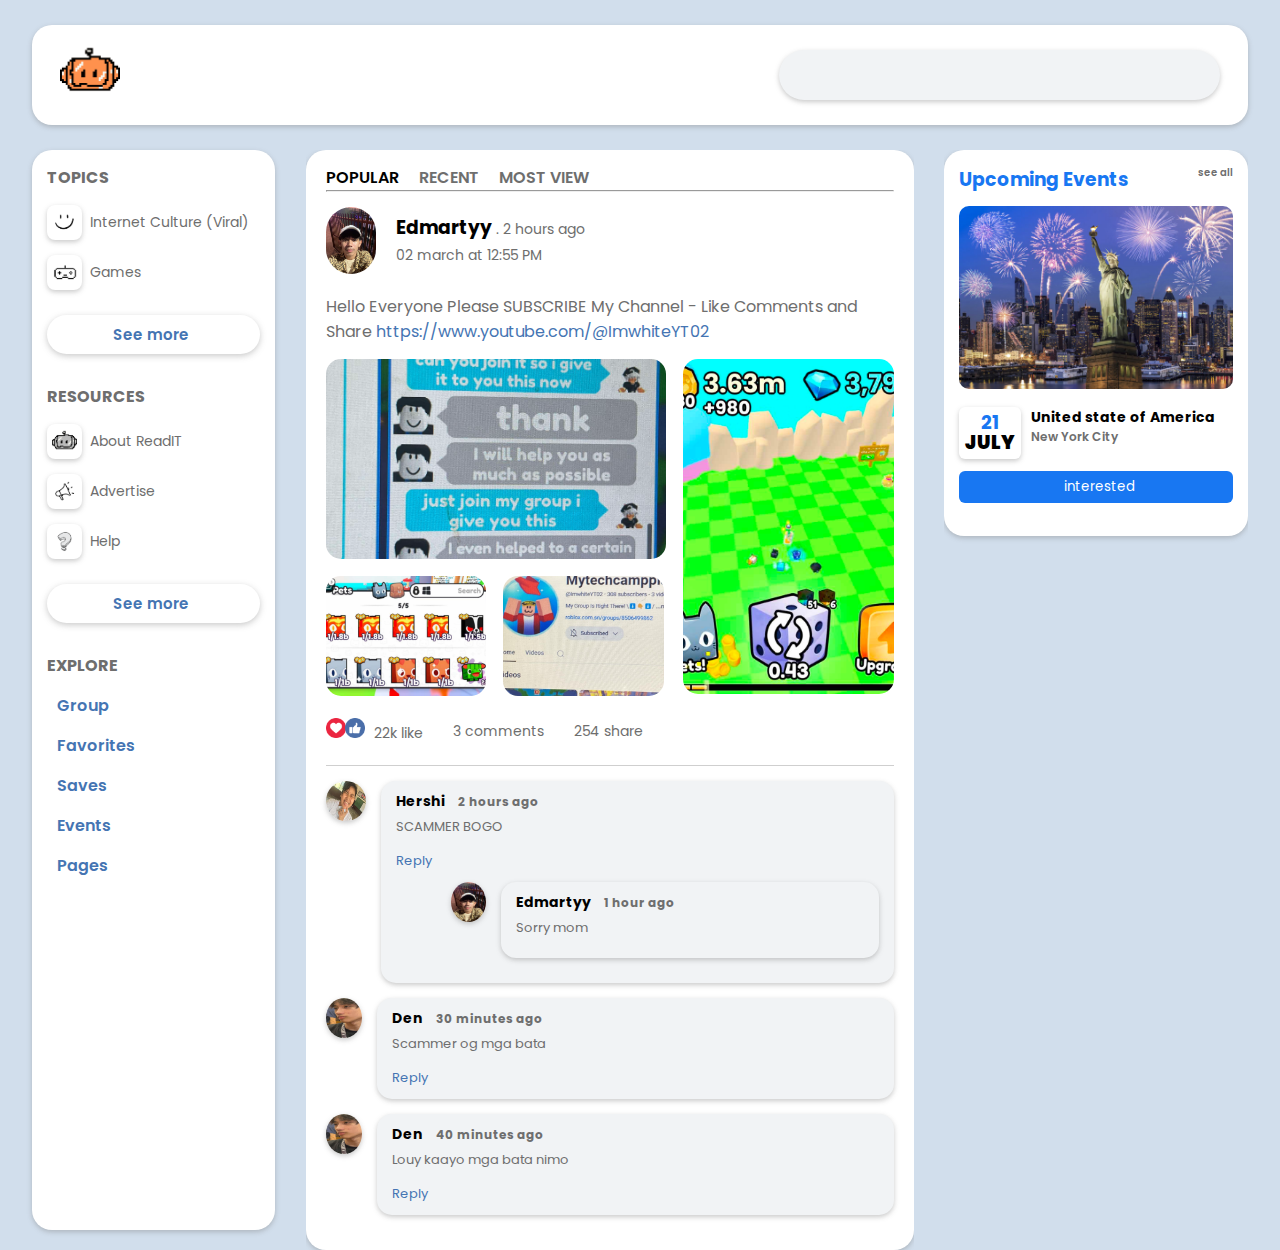
<file: index.html>
<!DOCTYPE html>
<html lang="en">
<head>
    <meta charset="UTF-8">
    <meta http-equiv="X-UA-Compatible" content="IE=edge">
    <meta name="viewport" content="width=device-width, initial-scale=1.0">
    <link rel="shortcut icon" href="./images/Untitled design (1).png" type="image/x-icon">
    <title>ReadIT</title>
    <link rel="stylesheet" href="style.css">
    <link rel="stylesheet" href="https://cdnjs.cloudflare.com/ajax/libs/font-awesome/6.1.1/css/all.min.css" integrity="sha512-KfkfwYDsLkIlwQp6LFnl8zNdLGxu9YAA1QvwINks4PhcElQSvqcyVLLD9aMhXd13uQjoXtEKNosOWaZqXgel0g==" crossorigin="anonymous" referrerpolicy="no-referrer" />

</head>
<body>
    <header>
        <div class="header-container">
            <div class="header-wrapper">
                <div class="logoBox">
                    <a href="index.html">
                    <img src="./images/Untitled design (1).png" alt="logo">
                    </a>
                </div>
                <div class="searchBox">
                    <input type="search">
                    <i class="fas fa-search"></i>
                </div>
                </div>
            </div>
        </div>
    </header>
<div class="home">
    <div class="container">
        <div class="home-weapper">

            <div class="home-left">

               
                <div class="pages">
                    <h4 class="mini-headign">TOPICS</h4>
                    <label>
                        <img src="./images/Untitled design (2).png" alt="Internet Culture (Viral)">
                        <span>Internet Culture (Viral)</span>
                    </label>
                    <label>
                        <img src="./images/video game.png" alt="Games">
                        <span>Games</span>
                    </label>
                    <button class="see-more-btn">See more <i class="fa-solid fa-angle-down"></i></button>
                </div>

                <div class="group">
                    <h4 class="mini-headign">RESOURCES</h4>
                    <label>
                        <img src="./images/READIT.png" alt="About ReadIT">
                        <span>About ReadIT</span>
                    </label>
                    
                    <label>
                        <img src="./images/Megaphone.png" alt="Megaphone">
                        <span>Advertise</span>
                    </label>

                    <label>
                        <img src="./images/Untitled design (3).png" alt="?">
                        <span>Help</span>
                    </label>

                    <button class="see-more-btn">See more <i class="fa-solid fa-angle-down"></i></button>
                </div>

                <div class="explore">
                    <h4 class="mini-headign">Explore</h4>
                   
                    <a><i class="fa-solid fa-user-group"></i> Group</a>
                    <a><i class="fa-solid fa-star"></i></i> Favorites</a>
                    <a><i class="fa-solid fa-bookmark"></i></i> Saves</a>
                    <a><i class="fa-solid fa-clock"></i> Events</a>
                    <a><i class="fa-solid fa-flag"></i> Pages</a>

                </div>
            </div>
            <div class="home-center">
                    <div class="-post1">
                        <div class="-post1-container">
                            <div class="-post1-header">
                                <ul>
                                    <li class="active"><a href="#popular">popular</a></li>
                                    <li><a href="recent.html">recent</a></li>
                                    <li><a href="mostview.html">most view</a></li>
                                </ul>
                                <hr>
                            </div>
                                                       
                            <div class="-p1-main">
                                <div class="post-title">
                                    <img src="./images/marty.jpg" alt="user picture">
                                    <ul>
                                        <li><h3>Edmartyy<span> . 2 hours ago</span></h3></li>
                                        <li><span>02 march at 12:55 PM</span></li>
                                    </ul>
                                    <p>Hello Everyone Please SUBSCRIBE My Channel - Like Comments and Share
                                        <a href="https://www.youtube.com/@ImwhiteYT02">https://www.youtube.com/@ImwhiteYT02</a>
                                    </p>
                                </div>

                                <div class="post-images">
                                    <div class="post-images1">
                                        <img src="./images/roblox 1.jpg" alt="post images 01">
                                        <img src="./images/roblox 2.jpg" alt="post images 02">
                                        <img src="./images/roblox 3.jpg" alt="post images 03">
                                    </div>
                                    <div class="post-images2">
                                        <img src="./images/roblox 4.jpg" alt="post images 04">
                                    </div>
                                </div>

                                <div class="like-comment">
                                    <ul>
                                        <li>
                                            <img src="images/love.png" alt="love">
                                            <img src="images/like.png" alt="like">
                                            <span>22k like</span>
                                        </li>
                                        <li><i class="fa-regular fa-comment-dots"></i> <span>3 comments</span></li>
                                        <li><i class="fa-solid fa-share-from-square"></i> <span>254 share</span></li>
                                    </ul>

                                    <div class="nested-comments">
                                        
                                        <div class="comment">
                                            <img src="./images/bochik.jpg" alt="user">
                                            <div class="comment-content">
                                                <h4>Hershi <span>2 hours ago</span></h4>
                                                <p>SCAMMER BOGO</p>
                                                <button class="reply-btn">Reply</button>
                    
                                                
                                                <div class="nested-reply">
                                                    <div class="comment">
                                                        <img src="./images/marty.jpg" alt="user">
                                                        <div class="comment-content">
                                                            <h4>Edmartyy <span>1 hour ago</span></h4>
                                                            <p>Sorry mom</p>
                                                        </div>
                                                    </div>
                                                </div>
                                            </div>
                                        </div>
                                
                                        <div class="comment">
                                            <img src="./images/den.jpg" alt="user">
                                            <div class="comment-content">
                                                <h4>Den <span>30 minutes ago</span></h4>
                                                <p>Scammer og mga bata</p>
                                                <button class="reply-btn">Reply</button>
                                            </div>
                                        </div>
                                        <div class="comment">
                                            <img src="./images/den.jpg" alt="user">
                                            <div class="comment-content">
                                                <h4>Den <span>40 minutes ago</span></h4>
                                                <p>Louy kaayo mga bata nimo</p>
                                                <button class="reply-btn">Reply</button>
                                            </div>
                                        </div>
                                    </div>
                                </div>
                            </div>
                        </div>
                    </div>
            </div>
            <div class="home-right">
                <div class="home-right-wrapper">

                    <div class="event-friend">
                        <div class="event">
                            <h3 class="heading">Upcoming Events <span>see all</span></h3>
                            <img src="images/eve.jpg" alt="event-img">
                            <div class="event-date">
                                <h3>21 <b>july</b></h3>
                                <h4>United state of America <span>New York City</span></h4>
                            </div>
                            <button><i class="fa-regular fa-star"></i> interested</button>
                        </div>
                    </div>

                </div>
            </div>
        </div>
    </div>
</div>
</body>
</html>
</file>
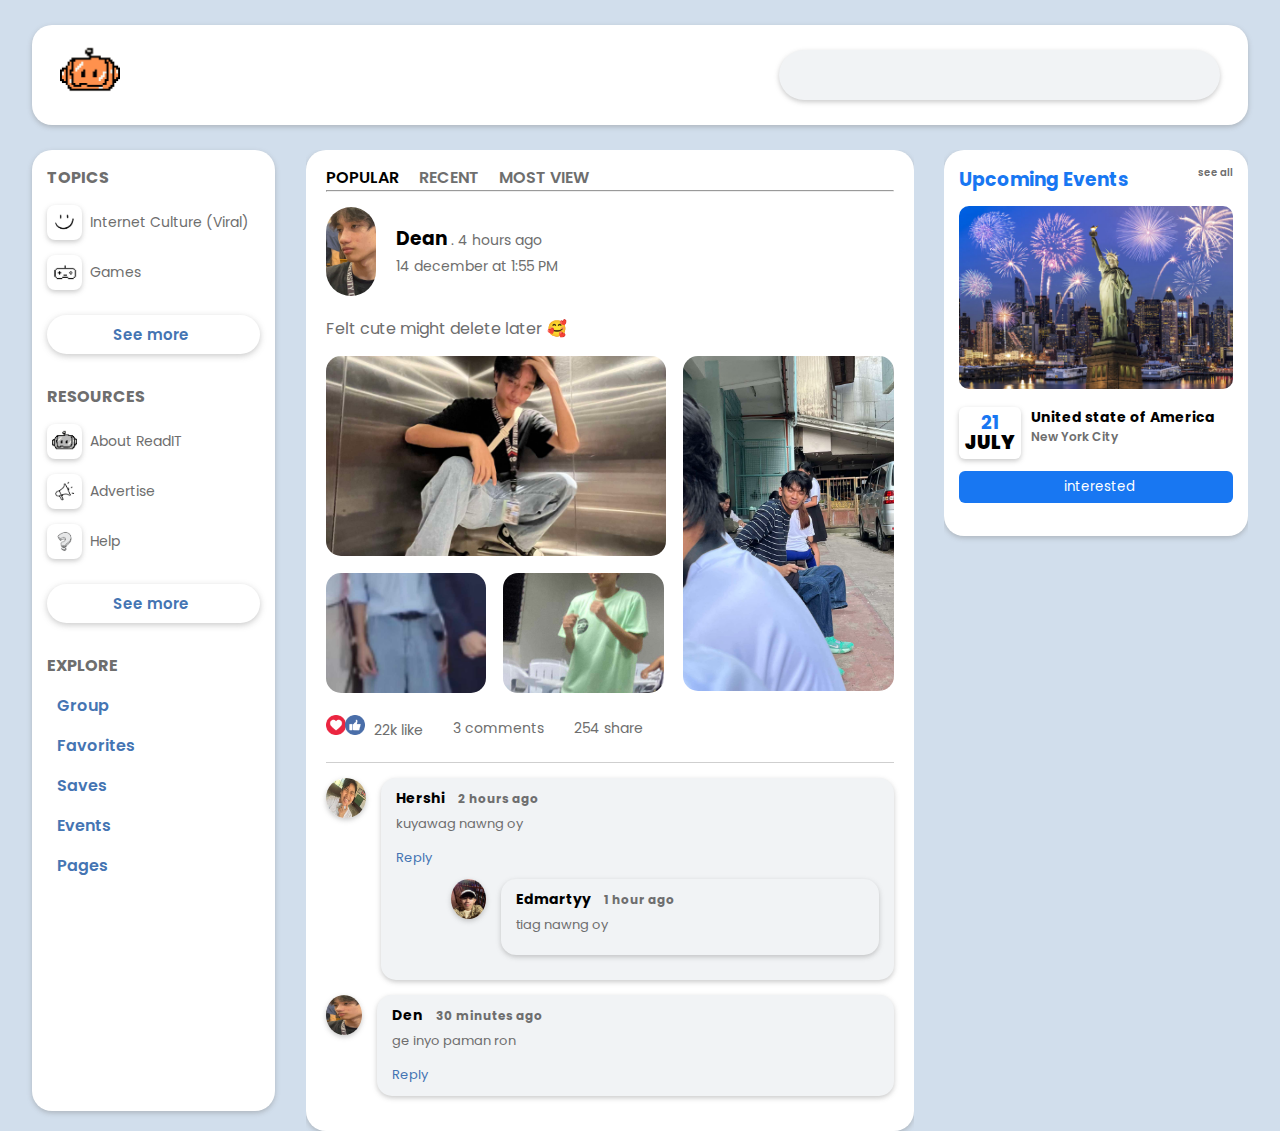
<file: mostview.html>
<!DOCTYPE html>
<html lang="en">
<head>
    <meta charset="UTF-8">
    <meta http-equiv="X-UA-Compatible" content="IE=edge">
    <meta name="viewport" content="width=device-width, initial-scale=1.0">
    <link rel="shortcut icon" href="./images/Untitled design (1).png" type="image/x-icon">
    <title>ReadIT</title>
    <link rel="stylesheet" href="style.css">
    <link rel="stylesheet" href="https://cdnjs.cloudflare.com/ajax/libs/font-awesome/6.1.1/css/all.min.css" integrity="sha512-KfkfwYDsLkIlwQp6LFnl8zNdLGxu9YAA1QvwINks4PhcElQSvqcyVLLD9aMhXd13uQjoXtEKNosOWaZqXgel0g==" crossorigin="anonymous" referrerpolicy="no-referrer" />

</head>
<body>
    <header>
        <div class="header-container">
            <div class="header-wrapper">
                <div class="logoBox">
                    <a href="index.html">
                    <img src="./images/Untitled design (1).png" alt="logo">
                    </a>
                </div>
                <div class="searchBox">
                    <input type="search">
                    <i class="fas fa-search"></i>
                </div>
                </div>
            </div>
        </div>
    </header>
<div class="home">
    <div class="container">
        <div class="home-weapper">

            <div class="home-left">

               
                <div class="pages">
                    <h4 class="mini-headign">TOPICS</h4>
                    <label>
                        <img src="./images/Untitled design (2).png" alt="Internet Culture (Viral)">
                        <span>Internet Culture (Viral)</span>
                    </label>
                    <label>
                        <img src="./images/video game.png" alt="Games">
                        <span>Games</span>
                    </label>
                    <button class="see-more-btn">See more <i class="fa-solid fa-angle-down"></i></button>
                </div>

                <div class="group">
                    <h4 class="mini-headign">RESOURCES</h4>
                    <label>
                        <img src="./images/READIT.png" alt="About ReadIT">
                        <span>About ReadIT</span>
                    </label>
                    
                    <label>
                        <img src="./images/Megaphone.png" alt="Megaphone">
                        <span>Advertise</span>
                    </label>

                    <label>
                        <img src="./images/Untitled design (3).png" alt="?">
                        <span>Help</span>
                    </label>

                    <button class="see-more-btn">See more <i class="fa-solid fa-angle-down"></i></button>
                </div>

                <div class="explore">
                    <h4 class="mini-headign">Explore</h4>
                   
                    <a><i class="fa-solid fa-user-group"></i> Group</a>
                    <a><i class="fa-solid fa-star"></i></i> Favorites</a>
                    <a><i class="fa-solid fa-bookmark"></i></i> Saves</a>
                    <a><i class="fa-solid fa-clock"></i> Events</a>
                    <a><i class="fa-solid fa-flag"></i> Pages</a>

                </div>
            </div>
            <div class="home-center">
                    <div class="-post1">
                        <div class="-post1-container">
                            <div class="-post1-header">
                                <ul>
                                    <li class="active"><a href="index.html">popular</a></li>
                                    <li><a href="recent.html">recent</a></li>
                                    <li><a href="mostview.html">most view</a></li>
                                </ul>
                                <hr>
                            </div>
                                                       
                            <div class="-p1-main">
                                <div class="post-title">
                                    <img src="./images/den.jpg" alt="user picture">
                                    <ul>
                                        <li><h3>Dean<span> . 4 hours ago</span></h3></li>
                                        <li><span>14 december at 1:55 PM</span></li>
                                    </ul>
                                    <p>Felt cute might delete later 🥰
                                    </p>
                                </div>

                                <div class="post-images">
                                    <div class="post-images1">
                                        <img src="./images/elev.jpg" alt="post images 01">
                                        <img src="./images/gradball.jpg" alt="post images 02">
                                        <img src="./images/dendo.jpg" alt="post images 03">
                                    </div>
                                    <div class="post-images2">
                                        <img src="./images/kuya.jpg" alt="post images 04">
                                    </div>
                                </div>

                                <div class="like-comment">
                                    <ul>
                                        <li>
                                            <img src="images/love.png" alt="love">
                                            <img src="images/like.png" alt="like">
                                            <span>22k like</span>
                                        </li>
                                        <li><i class="fa-regular fa-comment-dots"></i> <span>3 comments</span></li>
                                        <li><i class="fa-solid fa-share-from-square"></i> <span>254 share</span></li>
                                    </ul>

                                    <div class="nested-comments">
                                        
                                        <div class="comment">
                                            <img src="./images/bochik.jpg" alt="user">
                                            <div class="comment-content">
                                                <h4>Hershi <span>2 hours ago</span></h4>
                                                <p>kuyawag nawng oy</p>
                                                <button class="reply-btn">Reply</button>
                    
                                                
                                                <div class="nested-reply">
                                                    <div class="comment">
                                                        <img src="./images/marty.jpg" alt="user">
                                                        <div class="comment-content">
                                                            <h4>Edmartyy <span>1 hour ago</span></h4>
                                                            <p>tiag nawng oy</p>
                                                        </div>
                                                    </div>
                                                </div>
                                            </div>
                                        </div>
                                
                                        <div class="comment">
                                            <img src="./images/den.jpg" alt="user">
                                            <div class="comment-content">
                                                <h4>Den <span>30 minutes ago</span></h4>
                                                <p>ge inyo paman ron</p>
                                                <button class="reply-btn">Reply</button>
                                            </div>
                                        </div>
                                    </div>
                                </div>
                            </div>
                        </div>
                    </div>
            </div>
            <div class="home-right">
                <div class="home-right-wrapper">

                    <div class="event-friend">
                        <div class="event">
                            <h3 class="heading">Upcoming Events <span>see all</span></h3>
                            <img src="images/eve.jpg" alt="event-img">
                            <div class="event-date">
                                <h3>21 <b>july</b></h3>
                                <h4>United state of America <span>New York City</span></h4>
                            </div>
                            <button><i class="fa-regular fa-star"></i> interested</button>
                        </div>
                    </div>

                </div>
            </div>
        </div>
    </div>
</div>
</body>
</html>
</file>
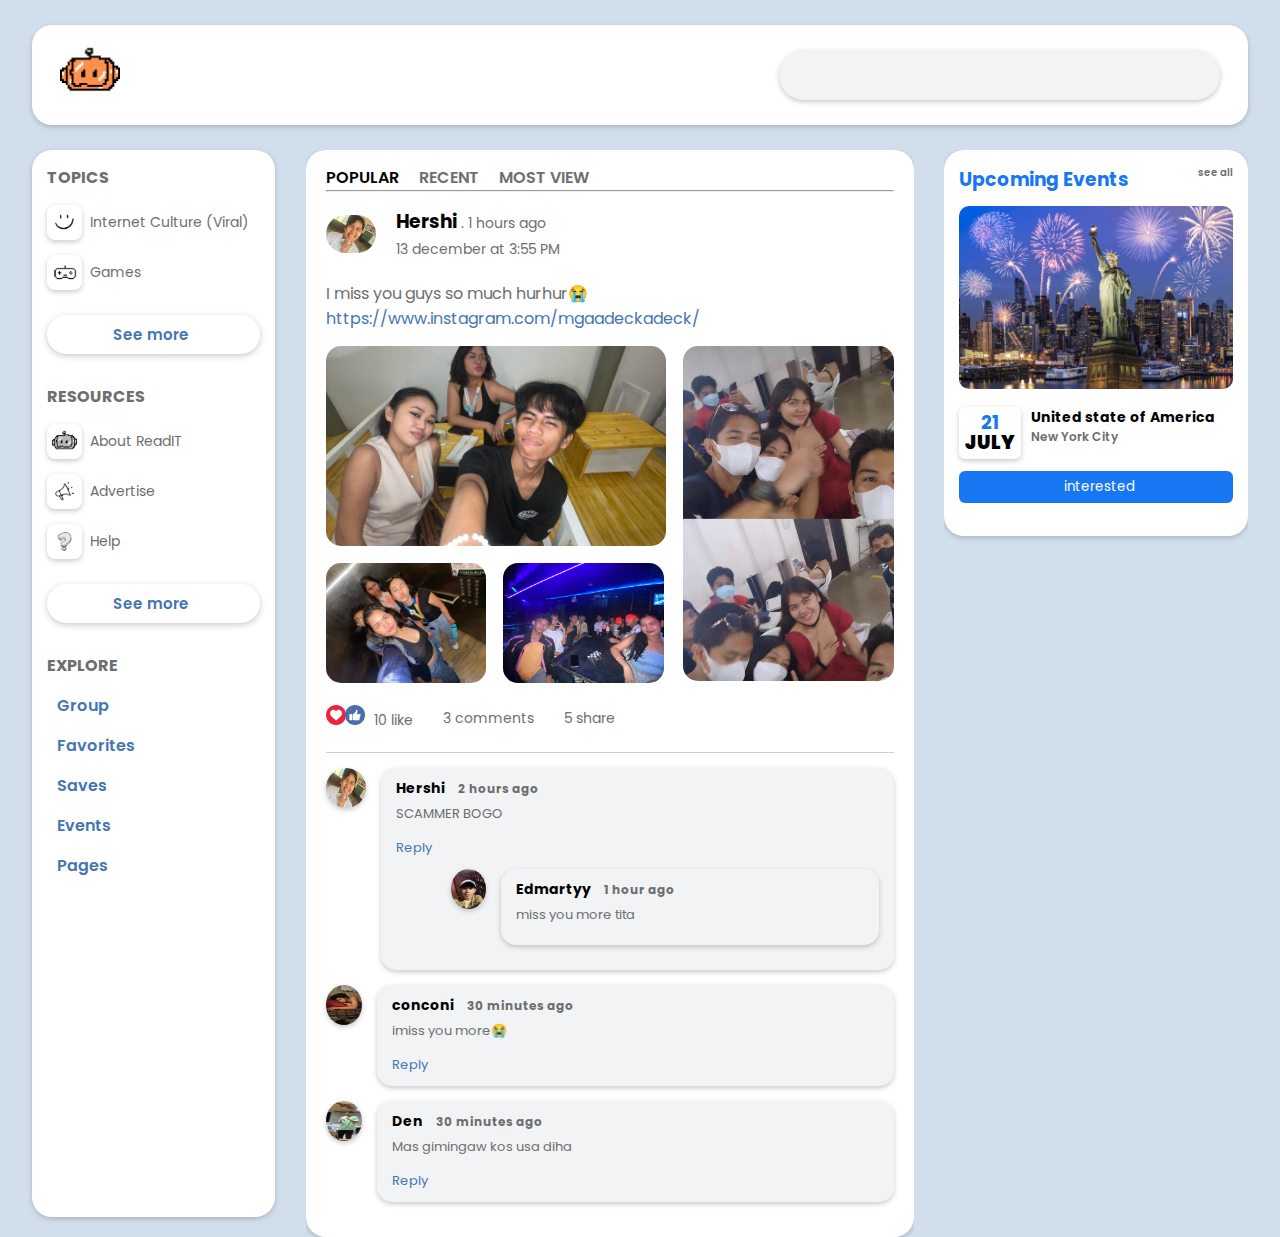
<file: recent.html>
<!DOCTYPE html>
<html lang="en">
<head>
    <meta charset="UTF-8">
    <meta http-equiv="X-UA-Compatible" content="IE=edge">
    <meta name="viewport" content="width=device-width, initial-scale=1.0">
    <link rel="shortcut icon" href="./images/Untitled design (1).png" type="image/x-icon">
    <title>ReadIT</title>
    <link rel="stylesheet" href="style.css">
    <link rel="stylesheet" href="https://cdnjs.cloudflare.com/ajax/libs/font-awesome/6.1.1/css/all.min.css" integrity="sha512-KfkfwYDsLkIlwQp6LFnl8zNdLGxu9YAA1QvwINks4PhcElQSvqcyVLLD9aMhXd13uQjoXtEKNosOWaZqXgel0g==" crossorigin="anonymous" referrerpolicy="no-referrer" />

</head>
<body>
    <header>
        <div class="header-container">
            <div class="header-wrapper">
                <div class="logoBox">
                    <a href="index.html">
                    <img src="./images/Untitled design (1).png" alt="logo">
                    </a>
                </div>
                <div class="searchBox">
                    <input type="search">
                    <i class="fas fa-search"></i>
                </div>
                </div>
            </div>
        </div>
    </header>
<div class="home">
    <div class="container">
        <div class="home-weapper">

            <div class="home-left">

               
                <div class="pages">
                    <h4 class="mini-headign">TOPICS</h4>
                    <label>
                        <img src="./images/Untitled design (2).png" alt="Internet Culture (Viral)">
                        <span>Internet Culture (Viral)</span>
                    </label>
                    <label>
                        <img src="./images/video game.png" alt="Games">
                        <span>Games</span>
                    </label>
                    <button class="see-more-btn">See more <i class="fa-solid fa-angle-down"></i></button>
                </div>

                <div class="group">
                    <h4 class="mini-headign">RESOURCES</h4>
                    <label>
                        <img src="./images/READIT.png" alt="About ReadIT">
                        <span>About ReadIT</span>
                    </label>
                    
                    <label>
                        <img src="./images/Megaphone.png" alt="Megaphone">
                        <span>Advertise</span>
                    </label>

                    <label>
                        <img src="./images/Untitled design (3).png" alt="?">
                        <span>Help</span>
                    </label>

                    <button class="see-more-btn">See more <i class="fa-solid fa-angle-down"></i></button>
                </div>

                <div class="explore">
                    <h4 class="mini-headign">Explore</h4>
                   
                    <a><i class="fa-solid fa-user-group"></i> Group</a>
                    <a><i class="fa-solid fa-star"></i></i> Favorites</a>
                    <a><i class="fa-solid fa-bookmark"></i></i> Saves</a>
                    <a><i class="fa-solid fa-clock"></i> Events</a>
                    <a><i class="fa-solid fa-flag"></i> Pages</a>

                </div>
            </div>
            <div class="home-center">
                    <div class="-post1">
                        <div class="-post1-container">
                            <div class="-post1-header">
                                <ul>
                                    <li class="active"><a href="index.html">popular</a></li>
                                    <li><a href="recent.html">recent</a></li>
                                    <li><a href="mostview.html">most view</a></li>
                                </ul>
                                <hr>
                            </div>
                                                       
                            <div class="-p1-main">
                                <div class="post-title">
                                    <img src="./images/bochik.jpg" alt="user picture">
                                    <ul>
                                        <li><h3>Hershi<span> . 1 hours ago</span></h3></li>
                                        <li><span>13 december at 3:55 PM</span></li>
                                    </ul>
                                    <p>I miss you guys so much hurhur😭
                                        <a href="https://www.instagram.com/mgaadeckadeck/">https://www.instagram.com/mgaadeckadeck/</a>
                                    </p>
                                </div>

                                <div class="post-images">
                                    <div class="post-images1">
                                        <img src="./images/bbf1.jpg" alt="post images 01">
                                        <img src="./images/bff2.jpg" alt="post images 02">
                                        <img src="./images/bff3.jpg" alt="post images 03">
                                    </div>
                                    <div class="post-images2">
                                        <img src="./images/bff4.jpg" alt="post images 04">
                                    </div>
                                </div>

                                <div class="like-comment">
                                    <ul>
                                        <li>
                                            <img src="images/love.png" alt="love">
                                            <img src="images/like.png" alt="like">
                                            <span>10 like</span>
                                        </li>
                                        <li><i class="fa-regular fa-comment-dots"></i> <span>3 comments</span></li>
                                        <li><i class="fa-solid fa-share-from-square"></i> <span>5 share</span></li>
                                    </ul>

                                    <div class="nested-comments">
                                        
                                        <div class="comment">
                                            <img src="./images/bochik.jpg" alt="user">
                                            <div class="comment-content">
                                                <h4>Hershi <span>2 hours ago</span></h4>
                                                <p>SCAMMER BOGO</p>
                                                <button class="reply-btn">Reply</button>
                    
                                                
                                                <div class="nested-reply">
                                                    <div class="comment">
                                                        <img src="./images/marty.jpg" alt="user">
                                                        <div class="comment-content">
                                                            <h4>Edmartyy <span>1 hour ago</span></h4>
                                                            <p>miss you more tita</p>
                                                        </div>
                                                    </div>
                                                </div>
                                            </div>
                                        </div>
                                
                                        <div class="comment">
                                            <img src="./images/concon.jpg" alt="user">
                                            <div class="comment-content">
                                                <h4>conconi <span>30 minutes ago</span></h4>
                                                <p>imiss you more😭</p>
                                                <button class="reply-btn">Reply</button>
                                            </div>
                                        </div>
                                        <div class="comment">
                                            <img src="./images/dendo.jpg" alt="user">
                                            <div class="comment-content">
                                                <h4>Den <span>30 minutes ago</span></h4>
                                                <p>Mas gimingaw kos usa diha</p>
                                                <button class="reply-btn">Reply</button>
                                            </div>
                                        </div>
                                    </div>
                                </div>
                            </div>
                        </div>
                    </div>
            </div>
            <div class="home-right">
                <div class="home-right-wrapper">

                    <div class="event-friend">
                        <div class="event">
                            <h3 class="heading">Upcoming Events <span>see all</span></h3>
                            <img src="images/eve.jpg" alt="event-img">
                            <div class="event-date">
                                <h3>21 <b>july</b></h3>
                                <h4>United state of America <span>New York City</span></h4>
                            </div>
                            <button><i class="fa-regular fa-star"></i> interested</button>
                        </div>
                    </div>

                </div>
            </div>
        </div>
    </div>
</div>
</body>
</html>
</file>
<file: style.css>
@import url('https://fonts.googleapis.com/css2?family=Poppins:ital,wght@0,100;0,200;0,300;0,400;0,500;0,600;0,700;0,800;0,900;1,100;1,200;1,300;1,400;1,500;1,600;1,700;1,800;1,900&display=swap');

*{
    margin: 0;
    padding: 0;
    box-sizing: border-box;
    list-style: none;
    text-decoration: none;
    font-family: 'Poppins', sans-serif;
}

:root{
    --background: #d1deec;
    --foreground: #f1f3f5;
    --white: #fff;
    --black: #000;
    --gray: #6e6e6e;
    --shadow: #76767663;
    --border: #cfcfcf;
}

.dark-color{
    --background: #222230;
    --foreground: #42435c;
    --white: #2b2c44;
    --black: #eeecff;
    --gray: #d5dfd5;
    --shadow: #00000063;
    --border: #3f4172;
}

.darkTheme.button-Active span{
    margin-left: 16px;
}

body{
    background: var(--background);
    -webkit-text-size-adjust: 100%;
    -webkit-tap-highlight-color: #3a78ffec;
}

button:focus,
input:focus{
    border: none;
    outline: none;
}

h1,h2,h3,h4,h5,h6,b{
    color: var(--black);
}

a:focus, a:hover{
    text-decoration: none;
    color: inherit;
}

header{
    width: 100%;
    height: 150px;
    display: flex;
    align-items: center;
    justify-content: center;
}

.header-container{
    width: 95%;
    background: var(--white);
    height: 100px;
    overflow: hidden;
    padding: 20px;
    border-radius: 20px;
    box-shadow: 0 2px 5px 0 var(--shadow);
}

.header-wrapper{
    display: flex;
    width: 100%;
    height: 100%;
    align-items: center;
    padding: 0 8px;
    justify-content: space-between;
}

.logoBox{
    width: 7%;
}

.logoBox img{
    width: 60px;
}

.searchBox{
    width: 38%;
    position: relative;
}

.searchBox input{
    padding: 15px 45px 15px 15px;
    border-radius: 50px;
    width: 100%;
    background: var(--foreground);
    border: none;
    box-shadow: 0 2px 5px 0 var(--shadow);
    color: var(--black);
}

.searchBox i{
    position: absolute;
    right: 20px;
    top: 19px;
    color: var(--black);
    cursor: pointer;
    transition: .4s;
}

.home{
    display: flex;
    justify-content: center;
}
.container{
    width: 95%;
}
.home-weapper{
    width: 100%;
    display: flex;
    justify-content: space-between;
}
.home-left{
    width: 20%;
    background: var(--white);
    box-shadow: 0 2px 5px 0 var(--shadow);
    border-radius: 20px;
    overflow: hidden;
    display: flex;
    flex-direction: column;
    padding: 15px;
    margin-bottom: 20px;
}

.pages,
.group,
.games{
    width: 100%;
    display: flex;
    flex-direction: column;
    margin-bottom: 30px;
}
.mini-headign{
    text-transform: uppercase;
    color: var(--gray);
    margin-bottom: 15px;
}
.pages label,
.group label,
.games label{
    margin-bottom: 15px;
    display: flex;
    align-items: center;
    cursor: pointer;
}
.pages label img,
.group label img,
.games label img{
    width: 35px;
    margin-right: 8px;
    box-shadow: 0 2px 5px 0 var(--shadow);
    padding: 5px;
    border-radius: 8px;
}
.pages label span,
.group label span,
.games label span{
    color: var(--gray);
    font-size: 14px;
}
.see-more-btn{
    padding: 8px;
    background: var(--white);
    border: none;
    box-shadow: 0 2px 6px 0 var(--shadow);
    border-radius: 50px;
    color: #4575b3;
    font-weight: 600;
    font-size: 15px;
    margin-top: 10px;
    transition: .4s;
}
.see-more-btn i{
    font-size: 12px;
    margin-left: 5px;
}
.see-more-btn:hover{
    background: #f1f3f5;
    box-shadow: 0 5px 6px 0 #76767663;
    cursor: pointer;
}
.explore{
    display: flex;
    flex-direction: column;
}
.explore a{
    color: #4575b3;
    margin-bottom: 15px;
    font-weight: 600;
}
.explore a:hover{
    color: #1877f2;
}
.explore a i{
    margin-right: 10px;
    width: 25px;
    height: 25px;
    box-shadow: 0 2px 5px 0 var(--shadow);
    border-radius: 8px;
    text-align: center;
    line-height: 25px;
    transition: .4s;
}
.explore > div{
    display: flex;
    align-items: center;
    margin-bottom: 15px;
    font-weight: 600;
    color: #4575b3;
}

.home-center{
    width: 50%;
    overflow: hidden;
}

.home-center .stories,
.home-center .createPost{
    background: var(--white);
    box-shadow: 0 2px 5px 0 var(--shadow);
    border-radius: 20px;
    padding: 15px;
    margin-bottom: 20px;
}

.stories-wrapper{
    display: flex;
    justify-content: space-between;
    height: 170px;
    margin-bottom: 12px;
}

.home-center .mini-headign{
    color: #1877f2;
    margin-bottom: 10px;
}


.-post1{
    background: var(--white);
    box-shadow: 0 2px 5px 0 var(--shadow);
    border-radius: 20px;
    padding: 15px 20px;
    padding-bottom: 20px;
}

.-post1-container{
    display: flex;
    flex-direction: column;
}

.-post1-header ul {
    display: flex;
    gap: 20px; 
    padding: 0;
    margin: 0;
    list-style: none;
}

.-post1-header ul li {
    position: relative; 
}

.-post1-header ul li a {
    text-transform: uppercase;
    font-weight: 600;
    text-decoration: none;
    color: var(--gray);
    padding: 5px 0;
    transition: color 0.3s ease;
}

.-post1-header ul li a:hover {
    color: #3d3e42;
}

.-post1-header ul li a::after {
    content: "";
    position: absolute;
    left: 0;
    bottom: 0;
    width: 0;
    height: 2px;
    background-color: #1877f2;
    transition: width 0.3s ease;
}

.-post1-header ul li a:hover::after {
    width: 100%; 
}

.-post1-header ul li.active a {
    color: var(--black);
}

.-p1-main{
    display: flex;
    flex-direction: column;
}

.post-title{
    display: flex;
    flex-wrap: wrap;
    align-items: center;
    margin: 15px 0;
}

.post-title img{
    width: 50px;
    border-radius: 50px;
    margin-right: 20px;
    margin-bottom: 20px;
}

.post-title ul{
    width: 87%;
    margin-bottom: 20px;
}

.post-title ul li span{
    color: var(--gray);
    font-weight: 400;
    font-size: 14px;
}

.post-title p{
    color: var(--gray);
}

.post-title p a{
    color: #4575b3;
}

.post-images{
    display: flex;
    justify-content: space-between;
}

.post-images1{
    width: 60%;
    overflow: hidden;
}

.post-images2{
    width: 37%;
    overflow: hidden;
}

.post-images1 img:nth-child(1){
    width: 100%;
    margin-bottom: 10px;
    height: 200px;
    object-fit: cover;
    border-radius: 15px;
}

.post-images1 img:nth-child(2){
    width: 47%;
    margin-right: 4%;
    height: 120px;
    object-fit: cover;
    border-radius: 15px;
}

.post-images1 img:nth-child(3){
    width: 47%;
    height: 120px;
    object-fit: cover;
    border-radius: 15px;
}

.post-images2 img{
    width: 100%;
    height: 335px;
    border-radius: 15px;
    object-fit: cover;
}

.like-comment{
    width: 100%;
    margin-top: 15px;
}

.like-comment ul{
    display: flex;
}

.like-comment ul li{
    margin-right: 20px;
}

.like-comment ul li img{
    width: 20px;
    margin-right: -5px;
}

.like-comment ul li i{
    color: #9d9d9d;
}

.like-comment ul li span{
    color: var(--gray);
    margin-left: 10px;
    font-size: 14px;
}

.nested-comments {
    margin-top: 20px;
    border-top: 1px solid var(--border);
    padding-top: 15px;
}

.comment {
    display: flex;
    margin-bottom: 15px;
}

.comment img {
    width: 40px;
    height: 40px;
    border-radius: 50%;
    margin-right: 15px;
    box-shadow: 0 2px 5px 0 var(--shadow);
}

.comment-content {
    background: var(--foreground);
    padding: 10px 15px;
    border-radius: 15px;
    box-shadow: 0 2px 5px 0 var(--shadow);
    width: 100%;
}

.comment-content h4 {
    font-size: 14px;
    color: var(--black);
    margin-bottom: 5px;
}

.comment-content h4 span {
    font-size: 12px;
    color: var(--gray);
    margin-left: 10px;
}

.comment-content p {
    color: var(--gray);
    font-size: 13px;
    margin-bottom: 10px;
}

.reply-btn {
    background: transparent;
    border: none;
    color: #4575b3;
    font-size: 13px;
    cursor: pointer;
    transition: 0.3s;
}

.reply-btn:hover {
    color: #1877f2;
}

.nested-reply {
    margin-left: 55px;
    margin-top: 10px;
}

.home-right{
    width: 25%;
    overflow: hidden;
}

.home-right-wrapper{
    display: flex;
    flex-direction: column;
}

.event-friend,
.create-page,
.messenger{
    background: var(--white);
    box-shadow: 0 2px 5px 0 var(--shadow);
    border-radius: 20px;
    padding: 15px;
    margin-bottom: 20px;
}

.event{
    display: flex;
    flex-direction: column;
}

.heading{
    color: #1877f2;
    margin-bottom: 12px;
}

.heading span{
    font-size: 10px;
    float: right;
    font-weight: 600;
    color: var(--gray);
    cursor: pointer;
}

.event img{
    width: 100%;
    border-radius: 10px;
    margin-bottom: 18px;
}

.event-date{
    display: flex;
    margin-bottom: 12px;
}

.event-date h3{
    color: #1877f2;
    text-align: center;
    line-height: 20px;
    margin-right: 10px;
    background: var(--white);
    padding: 6px;
    box-shadow: 0 2px 5px 0 var(--shadow);
    border-radius: 6px;
}

.event-date h3 b{
    color: var(--black);
    display: block;
    text-transform: uppercase;
}

.event-date h4{
    color: var(--black);
    font-size: 14px;
}

.event-date h4 span{
    display: block;
    font-size: 12px;
    font-weight: 600;
    color: var(--gray);
}

.event button{
    padding: 6px;
    background: #1877f2;
    color: white;
    border-radius: 6px;
    border: none;
    margin-bottom: 18px;
    transition: .4s;
}

.event button:hover{
    background: #115cbd;
    cursor: pointer;
}

.event button i{
    margin-right: 6px;
}

.event-friend hr{
    margin-bottom: 20px;
    border: none;
    border-bottom: 2px solid var(--border);
}
</file>
